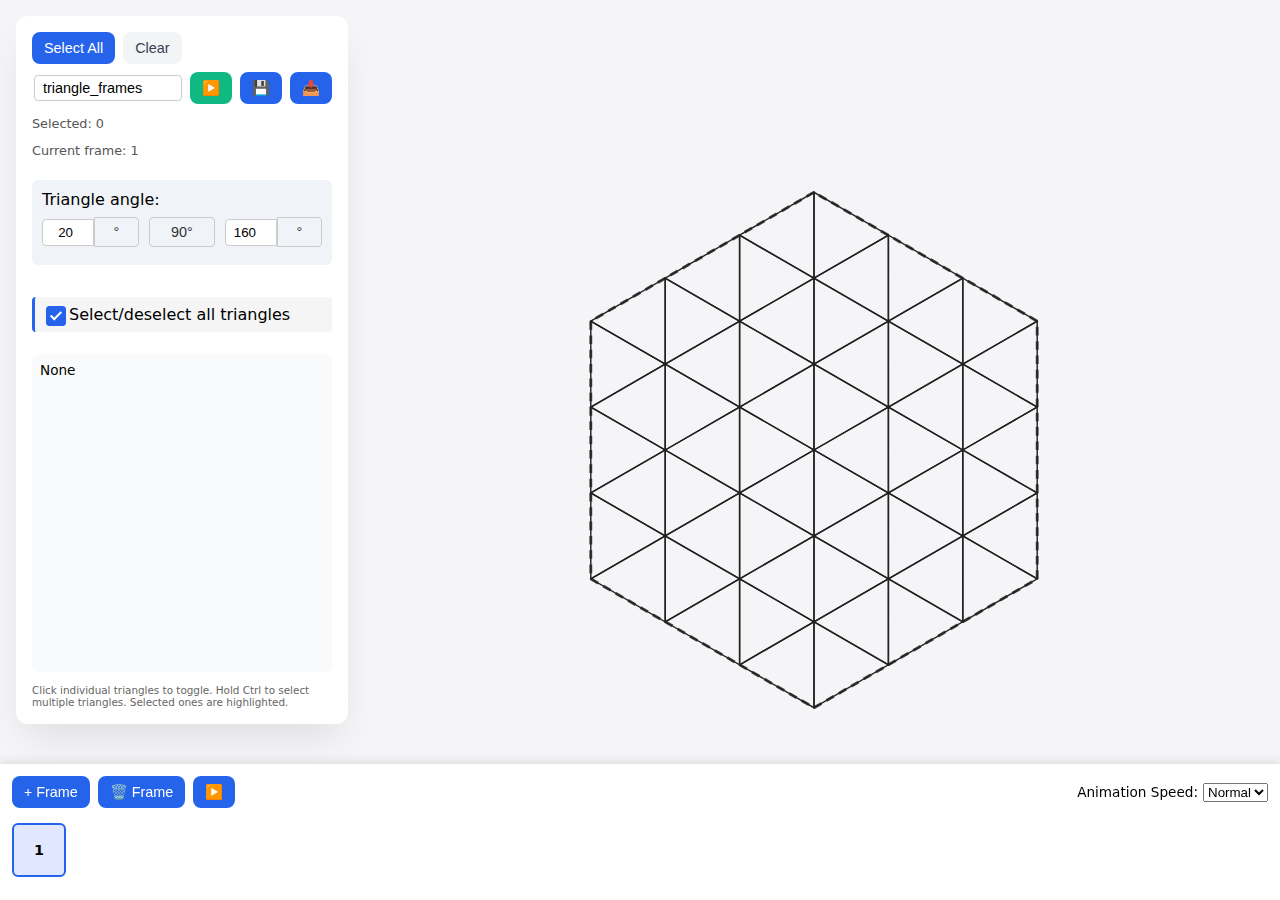
<file: animation-tool/index.html>
<!DOCTYPE html>
<html lang="en">
<head>
  <meta charset="UTF-8">
  <meta name="viewport" content="width=device-width, initial-scale=1.0">
  <title>SUNMIRROR</title>
  <link rel="stylesheet" href="assets/fontawesome/fontawesome-minimal.css">
  <style>
  body {
    font-family: system-ui,-apple-system,BlinkMacSystemFont,sans-serif;
    margin: 0;
    display: flex;
    min-height: 100vh;
    background: #f5f5f7;
    overflow-x: hidden;
  }
  
  @media (max-width: 768px) {
    body {
      flex-direction: column;
    }
  }
  #app {
    flex: 1;
    display: flex;
    padding: 1rem;
    gap: 1rem;
    position: relative;
    flex-direction: column;
  }
  
  @media (min-width: 769px) {
    #app {
      flex-direction: row;
    }
  }
  
  /* Mobile-specific layout */
  @media (max-width: 768px) {
    #app {
      padding: 0.5rem;
      gap: 0.5rem;
      margin-bottom: 150px; /* Space for timeline */
    }
  }
  .panel {
    width: 100%;
    padding: 1rem;
    background: white;
    border-radius: 12px;
    box-shadow: 0 20px 40px -10px rgba(0,0,0,0.1);
    display: flex;
    flex-direction: column;
    gap: 12px;
    order: 1;
    max-height: calc(100vh - 14rem);
    overflow-y: auto;
  }
  
  @media (min-width: 769px) {
    .panel {
      width: 300px;
      max-width: 300px;
      order: 0;
    }
  }
  
  /* Mobile-specific panel layout */
  @media (max-width: 768px) {
    .panel {
      padding: 10px;
      border-radius: 8px;
      gap: 8px;
    }
  }
  h1 {
    font-size: 1.1rem;
    margin: 0 0 8px;
  }
  #svg-container {
    flex: 1;
    position: relative;
    overflow: visible;
    min-height: 300px;
    display: flex;
    justify-content: center;
    align-items: center;
    order: 0;
    transform: scaleX(-1);
  }
  
  @media (min-width: 769px) {
    #svg-container {
      order: 1;
    }
  }
  
  /* Mobile-specific SVG container */
  @media (max-width: 768px) {
    #svg-container {
      min-height: auto;
      height: 60vh;
      overflow: hidden;
      margin-bottom: 0;
    }
  }
  svg {
    max-width: 100%;
    max-height: 70vh;
    height: auto;
    display: block;
    cursor: pointer;
    user-select: none;
  }
  
  /* Mobile-specific SVG sizing */
  @media (max-width: 768px) {
    svg {
      max-height: 100%;
      width: 100%;
      height: 100%;
    }
  }
  polygon.triangle {
    stroke: #222;
    stroke-width: 1;
    fill: transparent;
    transition: fill .2s, stroke .2s, fill-opacity .2s;
  }
  
  .angle-text {
    font-size: 10px;
    fill: #333;
    text-anchor: middle;
    dominant-baseline: middle;
    font-weight: bold;
    pointer-events: none;
  }
  
  /* Triangle fill colors based on angle */
  polygon.triangle.angle-below-90 {
    fill: #555;
    fill-opacity: 0.3;
  }
  
  polygon.triangle.angle-90 {
    fill-opacity: 0.5;
  }
  
  polygon.triangle.angle-above-90 {
    fill: #bd2727;
    fill-opacity: 0.3;
  }
  polygon.triangle:hover, polygon.triangle.hover-highlight {
    stroke-width: 3;
    stroke: #2563eb;
  }
  polygon.triangle.selected {
    /*fill: rgba(250, 200, 25, 0.5);*/
    stroke: #d68300;
    stroke-width: 2px;
  }
  .controls {
    display: flex;
    gap: 8px;
    flex-wrap: wrap;
  }
  
  .save-container {
    display: flex;
    align-items: center;
    gap: 8px;
    margin-left: auto;
  }
  
  #save-filename {
    padding: 4px 8px;
    border: 1px solid #ccc;
    border-radius: 4px;
    font-size: 0.9rem;
    width: 130px;
  }
  
  #play-on-mirrors {
    background-color: #10b981;
  }
  
  #play-on-mirrors:hover {
    background-color: #059669;
  }
  button {
    background: #2563eb;
    color: white;
    border: none;
    padding: 8px 12px;
    border-radius: 8px;
    cursor: pointer;
    font-size: 0.9rem;
    touch-action: manipulation;
  }
  
  @media (max-width: 480px) {
    button {
      padding: 10px 14px;
      font-size: 1rem;
      flex: 1;
      min-width: fit-content;
    }
  }
  button.secondary {
    background: #f3f4f6;
    color: #374151;
  }
  
  button.primary {
    background: #4CAF50;
    color: white;
  }
  .selected-list {
    flex: 1;
    overflow: auto;
    background: #f9fafb;
    padding: 8px;
    border-radius: 6px;
    font-size: 0.85rem;
    line-height: 1.3;
  }
  
  .triangle-item {
    margin-bottom: 1px;
    padding: 0px;
    background: #fff;
    border-radius: 4px;
    box-shadow: 0 1px 3px rgba(0,0,0,0.1);
    cursor: pointer;
    transition: background-color 0.2s, box-shadow 0.2s;
  }
  
  .triangle-item:hover, .triangle-item.hover-highlight {
    background: #f0f9ff;
    box-shadow: 0 2px 6px rgba(37, 99, 235, 0.2);
  }
  
  .triangle-header {
    display: flex;
    align-items: center;
    margin-bottom: 5px;
    font-weight: 500;
  }
  
  .triangle-header span:nth-child(2) {
    flex: 1;
    margin-left: 5px;
  }
  
  .triangle-header span:last-child {
    margin-left: auto;
  }
  
  /* Checkbox styles */
  .checkbox-container {
    display: inline-block;
    position: relative;
    cursor: pointer;
    user-select: none;
    width: 18px;
    height: 18px;
  }
  
  .checkbox-container input {
    position: absolute;
    opacity: 0;
    cursor: pointer;
    height: 0;
    width: 0;
  }
  
  .checkmark {
    position: absolute;
    top: 0;
    left: 0;
    height: 18px;
    width: 18px;
    background-color: #eee;
    border-radius: 3px;
    border: 1px solid #ccc;
  }
  
  .checkbox-container:hover input ~ .checkmark {
    background-color: #ddd;
  }
  
  .checkbox-container input:checked ~ .checkmark {
    background-color: #2563eb;
    border-color: #2563eb;
  }
  
  .checkmark:after {
    content: "";
    position: absolute;
    display: none;
  }
  
  .checkbox-container input:checked ~ .checkmark:after {
    display: block;
  }
  
  .checkbox-container .checkmark:after {
    left: 6px;
    top: 2px;
    width: 4px;
    height: 9px;
    border: solid white;
    border-width: 0 2px 2px 0;
    transform: rotate(45deg);
  }
  
  .triangle-angle-control {
    padding: 0 2px;
  }
  
  .group-checkbox-container {
    display: flex;
    align-items: center;
    margin: 10px 0;
    padding: 8px;
    background-color: #f5f5f5;
    border-radius: 4px;
    border-left: 3px solid #2563eb;
  }
  
  .group-checkbox-container span {
    margin-left: 8px;
    font-weight: 500;
  }
  
  .individual-angle-slider {
    width: 100%;
    margin: 5px 0;
  }
  
  .angle-controls {
    margin: 10px 0;
    padding: 10px;
    background: #f0f4f8;
    border-radius: 6px;
  }
  
  .angle-buttons-group {
    display: flex;
    align-items: center;
    gap: 10px;
    margin: 8px 0;
    justify-content: space-between;
  }
  
  .angle-input-group {
    display: flex;
    align-items: center;
  }
  
  .angle-input {
    width: 40px;
    text-align: right;
    border: 1px solid #ccc;
    border-radius: 4px 0 0 4px;
    padding: 5px;
    margin: 0;
  }
  
  .angle-input-group .angle-btn {
    width: 45px;
    border-radius: 0 4px 4px 0;
    margin: 0;
  }
  
  .angle-btn {
    flex: 1;
    padding: 6px 0;
    background-color: #f0f4f8;
    color: #333;
    border: 1px solid #ccc;
    border-radius: 4px;
    cursor: pointer;
    transition: background-color 0.2s, transform 0.1s;
  }
  
  .angle-btn:hover {
    background-color: #e0e7ef;
  }
  
  .angle-btn:active {
    transform: scale(0.98);
  }
  
  .angle-btn.active {
    background-color: #2563eb;
    color: white;
    border-color: #1e40af;
  }
  
  /* Hide selected list on mobile */
  @media (max-width: 768px) {
    .selected-list {
      display: none;
    }
  }
  .triangle-info {
    font-size: 0.8rem;
    color: #555;
  }
  
  /* Mobile triangle info layout */
  @media (max-width: 768px) {
    .triangle-info {
      display: inline-block;
      margin-right: 12px;
    }
  }
  .badge {
    display: inline-block;
    background: #2563eb;
    color: white;
    padding: 2px 6px;
    border-radius: 999px;
    font-size: 0.65rem;
    vertical-align: middle;
    margin-left: 4px;
  }
  .footer {
    margin-top: auto;
    font-size: 0.65rem;
    color: #666;
  }
  #timeline-container {
    position: fixed;
    bottom: 0;
    left: 0;
    right: 0;
    background: white;
    box-shadow: 0 -2px 10px rgba(0,0,0,0.1);
    padding: 12px;
    display: flex;
    flex-direction: column;
    gap: 10px;
    z-index: 100;
  }
  
  @media (max-width: 768px) {
    #timeline-container {
      padding: 8px;
      gap: 6px;
    }
  }
  .timeline-controls {
    display: flex;
    gap: 8px;
    align-items: center;
    flex-wrap: wrap;
  }
  .timeline-info {
    margin-left: auto;
    font-size: 0.85rem;
    display: flex;
    align-items: center;
    gap: 5px;
    flex-wrap: wrap;
  }
  
  @media (max-width: 480px) {
    .timeline-info {
      width: 100%;
      margin-left: 0;
      margin-top: 8px;
    }
  }
  #frames-container {
    display: flex;
    gap: 8px;
    overflow-x: auto;
    padding: 5px 0;
    min-height: 60px;
    scrollbar-width: thin;
    scrollbar-color: #c1c1c1 #f1f1f1;
    -webkit-overflow-scrolling: touch;
    position: relative;
  }
  
  #frames-container::-webkit-scrollbar {
    height: 8px;
  }
  
  #frames-container::-webkit-scrollbar-track {
    background: #f1f1f1;
    border-radius: 10px;
  }
  
  #frames-container::-webkit-scrollbar-thumb {
    background: #c1c1c1;
    border-radius: 10px;
  }
  
  #frames-container::-webkit-scrollbar-thumb:hover {
    background: #a1a1a1;
  }
  .frame {
    min-width: 50px;
    height: 50px;
    border: 2px solid #ccc;
    border-radius: 6px;
    display: flex;
    justify-content: center;
    align-items: center;
    cursor: pointer;
    background: #f0f0f0;
    position: relative;
    flex-shrink: 0;
    touch-action: manipulation;
    -webkit-tap-highlight-color: transparent;
  }
  .frame.active {
    border-color: #2563eb;
    background: #e0e7ff;
  }
  .frame-number {
    font-weight: bold;
    font-size: 0.9rem;
  }
  .hidden {
    display: none;
  }
</style>
</head>
<body>
  <div id="app">
    <div class="panel">
      <div class="controls">
        <button id="select-all">Select All</button>
        <button id="clear" class="secondary">Clear</button>
        <div class="save-container">
          <input type="text" id="save-filename" placeholder="filename" value="triangle_frames">
          <button id="play-on-mirrors" title="Play on mirrors"><i class="fas fa-play-circle"></i></button>
          <button id="save" title="Save animation"><i class="fas fa-save"></i></button>
          <button id="import" title="Import animation"><i class="fas fa-file-import"></i></button>
          <input type="file" id="import-file" accept=".json" style="display: none;">
        </div>
      </div>
      <div class="triangle-info">Selected: <span id="selected-count">0</span></div>
      <div class="triangle-info">Current frame: <span id="current-frame">1</span></div>
      
      <!-- Angle controls -->
      <div class="angle-controls">
        <label>Triangle angle:</label>
        <div class="angle-buttons-group">
          <div class="angle-input-group">
            <input type="number" id="custom-angle-1" min="10" max="170" value="20" class="angle-input">
            <button id="angle-20" class="angle-btn">°</button>
          </div>
          <button id="angle-90" class="angle-btn">90°</button>
          <div class="angle-input-group">
            <input type="number" id="custom-angle-2" min="10" max="170" value="160" class="angle-input">
            <button id="angle-160" class="angle-btn">°</button>
          </div>
        </div>
        <button id="reset-angles" hidden class="secondary">Reset to 90°</button>
      </div>
      
      <!-- Group checkbox for selecting/deselecting all triangles -->
      <div class="group-checkbox-container">
        <label class="checkbox-container">
          <input type="checkbox" id="group-checkbox" checked>
          <span class="checkmark" style="left: -5px;"></span>
        </label>
        <span>Select/deselect all triangles</span>
      </div>
      
      <div class="selected-list" id="selected-list">None</div>
      <div class="footer">
        Click individual triangles to toggle. Hold Ctrl to select multiple triangles. Selected ones are highlighted.
      </div>
    </div>
    <div id="svg-container">
      <svg id="hex-svg" viewBox="-220 -220 440 440" aria-label="Rotated hexagon subdivided into selectable equilateral triangles" role="img">
        <!-- Group with rotation -->
        <g id="rotated-group" transform="rotate(210)">
          <!-- Triangles and hexagon boundary injected here -->
        </g>
      </svg>
    </div>
    <div id="timeline-container">
      <div class="timeline-controls">
        <button id="add-frame" title="Add frame"><i class="fas fa-plus"></i> Frame</button>
        <button id="delete-frame" title="Delete frame"><i class="fas fa-trash"></i> Frame</button>
        <button id="play-animation" title="Play animation"><i class="fas fa-play"></i></button>
        <button id="stop-animation" class="hidden" title="Stop animation"><i class="fas fa-stop"></i></button>
        <span class="timeline-info">
          <label for="animation-speed">Animation Speed:</label> 
          <select id="animation-speed">
            <option value="2000">Slow</option>
            <option value="1000" selected>Normal</option>
            <option value="500">Fast</option>
          </select>
        </span>
      </div>
      <div id="frames-container">
        <!-- Frames will be added here -->
        <div class="frame active" data-frame="0">
          <div class="frame-number">1</div>
        </div>
      </div>
    </div>
  </div>

<script>
(function(){
  // Parameters
  const smallSide = 1; // unit triangle side
  const hexSide = 3; // hexagon side in same units
  const scale = 60; // scale to pixels
  const h = Math.sqrt(3)/2 * smallSide; // height in units
  const hexRadius = hexSide; // for regular hexagon, side == radius
  // Build hexagon vertices (unit)
  const hexVertices = [];
  for (let k=0;k<6;k++){
    const ang = k * Math.PI / 3;
    hexVertices.push([hexRadius * Math.cos(ang), hexRadius * Math.sin(ang)]);
  }

  // Point in polygon (ray-casting)
  function pointInPoly(x, y, poly){
    let inside = false;
    for (let i=0, j=poly.length-1; i<poly.length; j=i++){
      const xi = poly[i][0], yi = poly[i][1];
      const xj = poly[j][0], yj = poly[j][1];
      const intersect = ((yi > y) !== (yj > y)) &&
        (x < (xj - xi)*(y - yi)/(yj - yi) + xi);
      if (intersect) inside = !inside;
    }
    return inside;
  }

  // Generate raw triangles with centroids
  let raw = [];
  const jMin = -Math.ceil((hexRadius+h)/h), jMax = Math.ceil((hexRadius+h)/h);
  for(let j=jMin;j<=jMax;j++){
    const y = j*h, xOffset = 0.5*(j%2);
    const iMin = -Math.ceil(hexRadius+2), iMax = Math.ceil(hexRadius+2);
    for(let i=iMin;i<=iMax;i++){
      const x = i + xOffset;
      // upward
      const A=[x,y], B=[x+smallSide,y], C=[x+0.5*smallSide,y+h];
      const cu=[(A[0]+B[0]+C[0])/3, (A[1]+B[1]+C[1])/3];
      if(pointInPoly(cu[0],cu[1],hexVertices)) raw.push({pts:[A,B,C],cent:cu});
      // downward
      const D=[x,y], E=[x+smallSide,y], F=[x+0.5*smallSide,y-h];
      const cd=[(D[0]+E[0]+F[0])/3, (D[1]+E[1]+F[1])/3];
      if(pointInPoly(cd[0],cd[1],hexVertices)) raw.push({pts:[D,E,F],cent:cd});
    }
  }
  
  // Sort into rings by distance then angle, with offset for rings 2 & 3
  raw.sort((a,b)=> Math.hypot(a.cent[0],a.cent[1]) - Math.hypot(b.cent[0],b.cent[1]));
  const ringSizes=[6,18,30]; // Known sizes of each ring
  let idx=0;
  const triangles=[]; // Final ordered triangles
  
  ringSizes.forEach((size,ri)=>{
    const group = raw.slice(idx, idx+size);
    // compute custom angle (start at top-right)
    group.forEach(t=>{
      const [x,y]=t.cent;
      const angStd = Math.atan2(y,x)*180/Math.PI;
      const angCustom = (90 - angStd + 360)%360;
      t.orderAng = (angCustom - 45 + 360)%360;
    });
    group.sort((a,b)=>a.orderAng - b.orderAng);
    // for rings 2 & 3, start one step behind (rotate by one)
    if(ri>0) group.unshift(group.pop());
    
    // Add triangle points to final array
    group.forEach(t => triangles.push(t.pts));
    idx += size;
  });

  // UI elements
  const svg = document.getElementById("hex-svg");
  const group = document.getElementById("rotated-group");
  const totalCountEl = document.getElementById("total-count");
  const selectedCountEl = document.getElementById("selected-count");
  const currentFrameEl = document.getElementById("current-frame");
  const selectedListEl = document.getElementById("selected-list");
  const addFrameBtn = document.getElementById("add-frame");
  const deleteFrameBtn = document.getElementById("delete-frame");
  const framesContainer = document.getElementById("frames-container");
  const playBtn = document.getElementById("play-animation");
  const stopBtn = document.getElementById("stop-animation");
  const selectAllBtn = document.getElementById("select-all");
  const clearBtn = document.getElementById("clear");
  const saveBtn = document.getElementById("save");
  const animationSpeedSelect = document.getElementById("animation-speed");
  
  // Angle control elements
  const angleValue = document.getElementById("angle-value");
  const resetAnglesBtn = document.getElementById("reset-angles");
  
  // Animation state
  let currentFrameIndex = 0;
  let isPlaying = false;
  let animationInterval = null;
  
  // Initialize the first frame
  const frames = [
    { id: 0, selected: new Set(), angles: {} } // First frame with angles map
  ];
  
  // Function to prepare frames data for JSON export
  function prepareFramesForExport() {
    return frames.map((frame, index) => {
      // Create a complete angles object with default values for all triangles
      const completeAngles = {};
      
      // Fill in all triangles with default or set angles
      for (let i = 1; i <= triangles.length; i++) {
        completeAngles[i] = frame.angles[i] || 90;
      }
      
      return {
        id: index + 1,
        angles: completeAngles
      };
    });
  }
  
  // Function to update the selected count display
  function updateSelectedCount() {
    const currentFrame = frames[currentFrameIndex];
    selectedCountEl.textContent = currentFrame.selected.size;
  }
  
  // Function to update the frame display based on the current frame
  function updateFrameDisplay() {
    // Update current frame indicator
    document.getElementById('current-frame').textContent = currentFrameIndex + 1;
    
    // Update frame selection in the UI
    document.querySelectorAll('.frame').forEach((frame, index) => {
      if (index === currentFrameIndex) {
        frame.classList.add('active');
      } else {
        frame.classList.remove('active');
      }
    });
    
    // Update triangle selection based on the current frame
    const currentFrame = frames[currentFrameIndex];
    document.querySelectorAll('polygon.triangle').forEach(triangle => {
      const index = triangle.getAttribute('data-index');
      if (currentFrame.selected.has(index)) {
        triangle.classList.add('selected');
      } else {
        triangle.classList.remove('selected');
      }
    });
    
    // Update the selected count
    updateSelectedCount();
  }
  
  // Default angle values
  const DEFAULT_ANGLE = 90;
  const DEFAULT_ANGLE_1 = 20;
  const DEFAULT_ANGLE_2 = 160;
  const MIN_ANGLE = 10;
  const MAX_ANGLE = 170;
  
  // Track Ctrl key state
  let isCtrlPressed = false;
  
  // Initialize triangles
  // Add hexagon boundary for reference (optional)
  const hexPath = document.createElementNS("http://www.w3.org/2000/svg","polygon");
  hexPath.setAttribute("points", hexVertices.map(p => (p[0]*scale) + "," + (p[1]*scale)).join(" "));
  hexPath.setAttribute("fill","none");
  hexPath.setAttribute("stroke","#444");
  hexPath.setAttribute("stroke-width","2");
  hexPath.setAttribute("stroke-dasharray","6,4");
  group.appendChild(hexPath);

  // Create a function to render a triangle with an angle
  function renderTriangle(trianglePoints, index, angle = DEFAULT_ANGLE) {
    const poly = document.createElementNS("http://www.w3.org/2000/svg","polygon");
    
    // Scale the triangle points
    const scaled = trianglePoints.map(p => [(p[0]*scale).toFixed(3), (p[1]*scale).toFixed(3)]);
    poly.setAttribute("points", scaled.map(p=>p.join(",")).join(" "));
    
    // Set attributes
    poly.classList.add("triangle");
    poly.setAttribute("data-index", index); // 1-based
    poly.setAttribute("data-angle", angle); // Store angle as attribute
    poly.setAttribute("aria-label", "Triangle " + index);
    poly.setAttribute("role","button");
    
    // Calculate centroid (needed for potential future use)
    const centroid = [
      (parseFloat(scaled[0][0]) + parseFloat(scaled[1][0]) + parseFloat(scaled[2][0])) / 3,
      (parseFloat(scaled[0][1]) + parseFloat(scaled[1][1]) + parseFloat(scaled[2][1])) / 3
    ];
    
    // click handler for triangle
    poly.addEventListener("click", (e)=>{
      if (isPlaying) return; // Don't allow changes while playing
      
      const index = poly.getAttribute("data-index");
      const currentFrame = frames[currentFrameIndex];
      
      if (currentFrame.selected.has(index)){
        currentFrame.selected.delete(index);
        poly.classList.remove("selected");
        
        // Reset angle to 90 degrees when removed from selection
        currentFrame.angles[index] = DEFAULT_ANGLE;
        updateAngleIndicator(index, DEFAULT_ANGLE);
      } else {
        currentFrame.selected.add(index);
        poly.classList.add("selected");
      }
      
      // Update angle input to show the angle of the last selected triangle
      const angle = currentFrame.angles[index] || DEFAULT_ANGLE;
      
      updateUI();
    });
    
    // Add hover events for triangle
    poly.addEventListener("mouseenter", (e) => {
      const index = poly.getAttribute("data-index");
      const sidebarItem = document.querySelector(`.triangle-item .triangle-angle-btn[data-triangle-id="${index}"]`)?.closest('.triangle-item');
      if (sidebarItem) {
        sidebarItem.classList.add("hover-highlight");
      }
      
      // Auto-select triangle when hovering with Ctrl key pressed
      if (isCtrlPressed && !isPlaying) {
        const currentFrame = frames[currentFrameIndex];
        
        if (!currentFrame.selected.has(index)) {
          currentFrame.selected.add(index);
          poly.classList.add("selected");

          
        }

        // Make sure the checkbox is checked when selected via Ctrl+hover
        checkboxStates[index] = true;
        updateUI();
      }
    });
    
    poly.addEventListener("mouseleave", (e) => {
      const index = poly.getAttribute("data-index");
      const sidebarItem = document.querySelector(`.triangle-item .triangle-angle-btn[data-triangle-id="${index}"]`)?.closest('.triangle-item');
      if (sidebarItem) {
        sidebarItem.classList.remove("hover-highlight");
      }
    });
    
    group.appendChild(poly);
    
    return { polygon: poly };
  }
  
  // Initialize triangles with default angles
  const triangleElements = [];
  triangles.forEach((tri, idx)=>{
    const index = idx + 1; // 1-based index
    const elements = renderTriangle(tri, index);
    triangleElements.push(elements);
  });
  
  // We'll add hover functionality directly after UI updates instead of using event delegation

  // Store checkbox states to preserve them during UI updates
  const checkboxStates = {};
  
  // Update UI to reflect current frame and selection
  function updateUI(){
    currentFrameEl.textContent = currentFrameIndex + 1;
    
    const currentFrame = frames[currentFrameIndex];
    selectedCountEl.textContent = currentFrame.selected.size;
    
    // Save current checkbox states before updating UI
    document.querySelectorAll('.triangle-checkbox').forEach(checkbox => {
      const id = checkbox.getAttribute('data-triangle-id');
     // checkboxStates[id] = checkbox.checked;
    });
    
    const arr = Array.from(currentFrame.selected).sort((a,b)=>+a - +b);
    if (arr.length === 0){
      selectedListEl.textContent = "None";
    } else {
      // Show triangle IDs and their angles with individual controls
      selectedListEl.innerHTML = arr.map(i => {
        const angle = currentFrame.angles[i] || DEFAULT_ANGLE;
        // Use stored checkbox state or default to checked if not found
        // When a triangle is in the selected list, it should be checked by default
        const isChecked = checkboxStates[i] !== undefined ? checkboxStates[i] : true;
        return `
          <div class="triangle-item" data-triangle-id="${i}">
            <div class="triangle-header">
              <label class="checkbox-container">
                <input type="checkbox" class="triangle-checkbox" data-triangle-id="${i}" ${isChecked ? 'checked' : ''}>
                <span class="checkmark"></span>
              </label>
              <span>Triangle <strong>#${i}</strong></span>
              <span class="angle-value">${angle}°</span>
            </div>
            <div class="triangle-angle-control">
              <div class="angle-buttons-group">
                <button class="angle-btn triangle-angle-btn ${angle === DEFAULT_ANGLE_1 ? 'active' : ''}" data-angle="${DEFAULT_ANGLE_1}" data-triangle-id="${i}">${DEFAULT_ANGLE_1}°</button>
                <button class="angle-btn triangle-angle-btn ${angle === 90 ? 'active' : ''}" data-angle="90" data-triangle-id="${i}">90°</button>
                <button class="angle-btn triangle-angle-btn ${angle === DEFAULT_ANGLE_2 ? 'active' : ''}" data-angle="${DEFAULT_ANGLE_2}" data-triangle-id="${i}">${DEFAULT_ANGLE_2}°</button>
              </div>
            </div>
          </div>
        `;
      }).join("");
      
      // Add event listeners to individual angle buttons
      document.querySelectorAll('.triangle-angle-btn').forEach(btn => {
        btn.addEventListener('click', function() {
          const triangleId = this.getAttribute('data-triangle-id');
          const newAngle = parseInt(this.getAttribute('data-angle'));
          
          // Update angle in data structure
          currentFrame.angles[triangleId] = newAngle;
          
          // Update angle indicator
          updateAngleIndicator(triangleId, newAngle);
          
          // Update the displayed angle value
          const angleDisplay = this.closest('.triangle-item').querySelector('.angle-value');
          angleDisplay.textContent = `${newAngle}°`;
          
          // Update active button state
          this.closest('.angle-buttons-group').querySelectorAll('.triangle-angle-btn').forEach(b => {
            b.classList.remove('active');
          });
          this.classList.add('active');
          
          // Uncheck the checkbox when angle is changed individually
          const checkbox = this.closest('.triangle-item').querySelector('.triangle-checkbox');
          if (checkbox) {
            checkbox.checked = false;
          }
        });
      });
      
      // Add event listeners to checkboxes
      document.querySelectorAll('.triangle-checkbox').forEach(checkbox => {
        checkbox.addEventListener('change', function() {
          // No additional action needed here, the checked state is used by global controls
        });
      });
      
      // Set up a MutationObserver to handle triangle item hover events
      if (!window.triangleHoverObserver) {
        window.triangleHoverObserver = new MutationObserver(function(mutations) {
          document.querySelectorAll('.triangle-item').forEach(item => {
            if (!item.hasHoverListeners) {
              const triangleId = item.getAttribute('data-triangle-id');
              
              item.addEventListener('mouseenter', function() {
                const svgTriangle = document.querySelector(`polygon.triangle[data-index="${triangleId}"]`);
                if (svgTriangle) {
                  svgTriangle.classList.add('hover-highlight');
                }
              });
              
              item.addEventListener('mouseleave', function() {
                const svgTriangle = document.querySelector(`polygon.triangle[data-index="${triangleId}"]`);
                if (svgTriangle) {
                  svgTriangle.classList.remove('hover-highlight');
                }
              });
              
              item.hasHoverListeners = true;
            }
          });
        });
        
        window.triangleHoverObserver.observe(selectedListEl, {
          childList: true,
          subtree: true
        });
      }
      
      // Immediately set up hover listeners for current items
      document.querySelectorAll('.triangle-item').forEach(item => {
        if (!item.hasHoverListeners) {
          const triangleId = item.getAttribute('data-triangle-id');
          
          item.addEventListener('mouseenter', function() {
            const svgTriangle = document.querySelector(`polygon.triangle[data-index="${triangleId}"]`);
            if (svgTriangle) {
              svgTriangle.classList.add('hover-highlight');
            }
          });
          
          item.addEventListener('mouseleave', function() {
            const svgTriangle = document.querySelector(`polygon.triangle[data-index="${triangleId}"]`);
            if (svgTriangle) {
              svgTriangle.classList.remove('hover-highlight');
            }
          });
          
          item.hasHoverListeners = true;
        }
      });
    }
  }
  
  // Function to update angle indicator for a triangle
  function updateAngleIndicator(triangleId, angle) {
    const poly = document.querySelector(`polygon.triangle[data-index="${triangleId}"]`);
    if (!poly) return;
    
    // Update data-angle attribute
    poly.setAttribute("data-angle", angle);
    
    // Update triangle fill color based on angle
    poly.classList.remove("angle-below-90", "angle-90", "angle-above-90");
    if (angle < 90) {
      poly.classList.add("angle-below-90");
    } else if (angle === 90) {
      poly.classList.add("angle-90");
    } else {
      poly.classList.add("angle-above-90");
    }
  }

  // Update triangle selection and angles based on current frame
  function updateTriangleSelection(){
    // Clear all selections first
    document.querySelectorAll('polygon.triangle').forEach(p=>{
      p.classList.remove("selected");
    });
    
    // Apply current frame's selections and angles
    const currentFrame = frames[currentFrameIndex];
    
    // First update all triangles to default angle if not specified in current frame
    document.querySelectorAll('polygon.triangle').forEach(p => {
      const index = p.getAttribute("data-index");
      const angle = currentFrame.angles[index] || DEFAULT_ANGLE;
      updateAngleIndicator(index, angle);
    });
    
    // Then apply selections
    currentFrame.selected.forEach(index => {
      const poly = document.querySelector(`polygon.triangle[data-index="${index}"]`);
      if (poly) poly.classList.add("selected");
    });
  }

  // Frame switching
  function switchToFrame(frameIndex) {
    if (frameIndex < 0 || frameIndex >= frames.length) return;
    
    currentFrameIndex = frameIndex;
    
    // Update active frame in UI
    document.querySelectorAll(".frame").forEach(frameEl => {
      frameEl.classList.remove("active");
    });
    document.querySelector(`.frame[data-frame="${frameIndex}"]`).classList.add("active");
    
    // Update triangle selections
    updateTriangleSelection();
    
    // Update other UI elements
    updateUI();
  }

  // Function to add a frame element to the UI
  function addFrameElement(frameIndex) {
    // Create frame UI element
    const frameEl = document.createElement("div");
    frameEl.classList.add("frame");
    frameEl.setAttribute("data-frame", frameIndex);
    frameEl.innerHTML = `<div class="frame-number">${frameIndex + 1}</div>`;
    frameEl.addEventListener("click", () => {
      if (!isPlaying) {
        switchToFrame(frameIndex);
      }
    });
    
    framesContainer.appendChild(frameEl);
  }
  
  // Add a new frame after the currently selected frame
  function addFrame() {
    const insertPosition = currentFrameIndex + 1; // Insert after current frame
    const previousSelections = new Set(frames[currentFrameIndex].selected);
    const previousAngles = frames[currentFrameIndex].angles;
    
    // Create new frame with copy of current selection and angles
    const newFrame = {
      id: insertPosition,
      selected: previousSelections,
      angles: {}
    };
    
    // Copy angles from the current frame for selected triangles
    previousSelections.forEach(triangleId => {
      if (previousAngles[triangleId]) {
        newFrame.angles[triangleId] = previousAngles[triangleId];
      }
    });
    
    // Insert the new frame after the current frame
    frames.splice(insertPosition, 0, newFrame);
    
    // Update IDs for all frames after the insertion point
    for (let i = insertPosition + 1; i < frames.length; i++) {
      frames[i].id = i;
    }
    
    // Clear and rebuild all frame elements to ensure correct IDs and event handlers
    framesContainer.innerHTML = '';
    frames.forEach((frame, index) => {
      addFrameElement(index);
    });
    
    // Switch to the newly added frame
    switchToFrame(insertPosition);
  }

  // Play animation
  function playAnimation() {
    if (isPlaying) return;
    if (frames.length <= 1) return; // Need at least 2 frames to animate
    
    isPlaying = true;
    document.getElementById("play-animation").classList.add("hidden");
    document.getElementById("stop-animation").classList.remove("hidden");
    
    let animationFrameIndex = 0;
    const speed = parseInt(animationSpeedSelect.value, 10);
    
    // Start animation loop
    animationInterval = setInterval(() => {
      switchToFrame(animationFrameIndex);
      animationFrameIndex = (animationFrameIndex + 1) % frames.length;
    }, speed);
  }

  // Stop animation
  function stopAnimation() {
    if (!isPlaying) return;
    
    clearInterval(animationInterval);
    isPlaying = false;
    document.getElementById("play-animation").classList.remove("hidden");
    document.getElementById("stop-animation").classList.add("hidden");
  }

  // Button event listeners
  saveBtn.addEventListener("click", () => {
    // Prepare the frames data for export
    const exportData = prepareFramesForExport();
    
    // Convert to JSON string with pretty formatting
    const jsonString = JSON.stringify(exportData, null, 2);
    
    // Create a blob with the JSON data
    const blob = new Blob([jsonString], { type: 'application/json' });
    
    // Get the filename from the input field
    const filenameInput = document.getElementById('save-filename');
    const filename = filenameInput.value.trim() || 'triangle_frames';
    
    // Create a download link
    const downloadLink = document.createElement('a');
    downloadLink.href = URL.createObjectURL(blob);
    downloadLink.download = `${filename}.json`;
    
    // Append to the body, click, and remove
    document.body.appendChild(downloadLink);
    downloadLink.click();
    document.body.removeChild(downloadLink);
  });
  
  // Play on Mirrors button
  const playOnMirrorsBtn = document.getElementById('play-on-mirrors');
  playOnMirrorsBtn.addEventListener("click", async () => {
    // Disable the button during processing
    playOnMirrorsBtn.disabled = true;
    playOnMirrorsBtn.textContent = 'Playing...';
    
    try {
      // Prepare the frames data for export
      const exportData = prepareFramesForExport();
      
      // Send the data to the server
      const response = await fetch('http://localhost:8002/play_animation', {
        method: 'POST',
        headers: {
          'Content-Type': 'application/json',
        },
        body: JSON.stringify(exportData)
      });
      
      const result = await response.json();
      
      if (! response.ok) {
        alert(`Error playing animation: ${result.message}`);
        console.error('Server error:', result);
      }
    } catch (error) {
      alert(`Error: ${error.message}. Make sure the animation server is running.`);
      console.error('Error sending animation to server:', error);
    } finally {
      // Re-enable the button
      playOnMirrorsBtn.disabled = false;
      playOnMirrorsBtn.textContent = 'Play';
    }
  });
  
  // Import button and file input handling
  const importBtn = document.getElementById('import');
  const importFileInput = document.getElementById('import-file');
  
  importBtn.addEventListener("click", () => {
    importFileInput.click(); // Trigger the file input dialog
  });
  
  importFileInput.addEventListener("change", async (event) => {
    const file = event.target.files[0];
    if (!file) return;
    
    // Extract the filename without extension to use for the save filename
    const fileName = file.name.replace(/\.json$/, '');
    
    try {
      // Read the selected file
      const text = await file.text();
      const importedData = JSON.parse(text);
      
      // Validate the imported data
      if (!Array.isArray(importedData)) {
        throw new Error("Invalid format: Expected an array of frames");
      }
      
      // Clear existing frames
      frames.length = 0; // Empty the array without reassigning
      framesContainer.innerHTML = '';
      
      // Process each imported frame
      importedData.forEach(frameData => {
        // Create a new frame with the imported data
        const newFrame = {
          selected: new Set(),
          angles: {}
        };
        
        // If the imported frame has angles data, use it
        if (frameData.angles) {
          newFrame.angles = frameData.angles;
        }
        
        // Select triangles where angle is not 90 degrees (DEFAULT_ANGLE)
        if (frameData.angles) {
          Object.entries(frameData.angles).forEach(([index, angle]) => {
            if (angle !== DEFAULT_ANGLE) {
              newFrame.selected.add(index);
            }
          });
        }
        
        frames.push(newFrame);
        addFrameElement(frames.length - 1);
      });
      
      // Reset to the first frame
      currentFrameIndex = 0;
      updateFrameDisplay();
      
      // Update the selected count display
      const currentFrame = frames[currentFrameIndex];
      selectedCountEl.textContent = currentFrame.selected.size;
      
      // Update the filename input to match the imported file's name
      document.getElementById('save-filename').value = fileName;
      
      alert(`Successfully imported ${frames.length} frames from ${file.name}`);
    } catch (error) {
      alert(`Error importing file: ${error.message}`);
      console.error('Import error:', error);
    }
    
    // Reset the file input
    importFileInput.value = '';
  });
  
  selectAllBtn.addEventListener("click", ()=>{
    if (isPlaying) return; // Don't allow changes while playing
    
    const currentFrame = frames[currentFrameIndex];
    document.querySelectorAll("polygon.triangle").forEach(p=>{
      const index = p.getAttribute("data-index");
      currentFrame.selected.add(index);
      p.classList.add("selected");
    });
    updateUI();
  });
  
  clearBtn.addEventListener("click", ()=>{
    if (isPlaying) return; // Don't allow changes while playing
    
    const currentFrame = frames[currentFrameIndex];
    
    // Clear selection
    currentFrame.selected.clear();
    document.querySelectorAll("polygon.triangle.selected").forEach(p=>{
      p.classList.remove("selected");
    });
    
    // Reset all triangle angles to 90 degrees
    const DEFAULT_ANGLE = 90;
    for (let i = 1; i <= triangles.length; i++) {
      currentFrame.angles[i] = DEFAULT_ANGLE;
      updateAngleIndicator(i, DEFAULT_ANGLE);
    }
    
    updateUI();
  });
  
  // Set up angle buttons
  const angle20Btn = document.getElementById("angle-20");
  const angle90Btn = document.getElementById("angle-90");
  const angle160Btn = document.getElementById("angle-160");
  
  // Helper function to update active state of angle buttons
  function updateAngleButtonsState(activeAngle) {
    const customAngle1 = parseInt(document.getElementById('custom-angle-1').value, 10);
    const customAngle2 = parseInt(document.getElementById('custom-angle-2').value, 10);
    
    angle20Btn.classList.toggle('active', activeAngle === customAngle1);
    angle90Btn.classList.toggle('active', activeAngle === 90);
    angle160Btn.classList.toggle('active', activeAngle === customAngle2);
  }
  
  // Set angle for selected triangles to custom angle 1
  angle20Btn.addEventListener("click", () => {
    if (isPlaying) return; // Don't allow changes while playing
    
    const currentFrame = frames[currentFrameIndex];
    const customAngleInput = document.getElementById('custom-angle-1');
    let angle = parseInt(customAngleInput.value, 10);
    
    // Validate angle is within allowed range
    if (isNaN(angle) || angle < MIN_ANGLE) {
      angle = MIN_ANGLE;
      customAngleInput.value = MIN_ANGLE;
    } else if (angle > MAX_ANGLE) {
      angle = MAX_ANGLE;
      customAngleInput.value = MAX_ANGLE;
    }
    
    // Apply angle only to selected triangles with checked checkboxes
    const checkedTriangles = getCheckedTriangles();
    currentFrame.selected.forEach(index => {
      if (checkedTriangles.has(index)) {
        currentFrame.angles[index] = angle;
        updateAngleIndicator(index, angle);
      }
    });
    
    updateAngleButtonsState(angle);
    updateUI();
  });
  
  // Helper function to get triangles with checked checkboxes
  function getCheckedTriangles() {
    const checkedTriangles = new Set();
    document.querySelectorAll('.triangle-checkbox:checked').forEach(checkbox => {
      checkedTriangles.add(checkbox.getAttribute('data-triangle-id'));
    });
    return checkedTriangles;
  }
  
  // Group checkbox functionality
  const groupCheckbox = document.getElementById('group-checkbox');
  groupCheckbox.addEventListener('change', function() {
    const isChecked = this.checked;
    
    // Update all individual triangle checkboxes
    document.querySelectorAll('.triangle-checkbox').forEach(checkbox => {
      checkbox.checked = isChecked;
      
      // Update the checkbox state in our storage
      const triangleId = checkbox.getAttribute('data-triangle-id');
      if (triangleId) {
        checkboxStates[triangleId] = isChecked;
      }
    });
  });
  
  // Set angle for selected triangles to 90°
  angle90Btn.addEventListener("click", () => {
    if (isPlaying) return; // Don't allow changes while playing
    
    const currentFrame = frames[currentFrameIndex];
    const angle = 90;
    
    // Apply angle only to selected triangles with checked checkboxes
    const checkedTriangles = getCheckedTriangles();
    currentFrame.selected.forEach(index => {
      if (checkedTriangles.has(index)) {
        currentFrame.angles[index] = angle;
        updateAngleIndicator(index, angle);
      }
    });
    
    updateAngleButtonsState(angle);
    updateUI();
  });
  
  // Set angle for selected triangles to custom angle 2
  angle160Btn.addEventListener("click", () => {
    if (isPlaying) return; // Don't allow changes while playing
    
    const currentFrame = frames[currentFrameIndex];
    const customAngleInput = document.getElementById('custom-angle-2');
    let angle = parseInt(customAngleInput.value, 10);
    
    // Validate angle is within allowed range
    if (isNaN(angle) || angle < MIN_ANGLE) {
      angle = MIN_ANGLE;
      customAngleInput.value = MIN_ANGLE;
    } else if (angle > MAX_ANGLE) {
      angle = MAX_ANGLE;
      customAngleInput.value = MAX_ANGLE;
    }
    
    // Apply angle only to selected triangles with checked checkboxes
    const checkedTriangles = getCheckedTriangles();
    currentFrame.selected.forEach(index => {
      if (checkedTriangles.has(index)) {
        currentFrame.angles[index] = angle;
        updateAngleIndicator(index, angle);
      }
    });
    
    updateAngleButtonsState(angle);
    updateUI();
  });
  
  // Reset angles to default
  resetAnglesBtn.addEventListener("click", () => {
    if (isPlaying) return; // Don't allow changes while playing
    
    const currentFrame = frames[currentFrameIndex];
    const checkedTriangles = getCheckedTriangles();
    
    // Reset angles for selected triangles or all if none selected
    if (currentFrame.selected.size > 0) {
      // Reset only selected triangles with checked checkboxes
      currentFrame.selected.forEach(index => {
        if (checkedTriangles.has(index)) {
          delete currentFrame.angles[index];
          updateAngleIndicator(index, DEFAULT_ANGLE);
        }
      });
    } else {
      // Reset all triangles
      Object.keys(currentFrame.angles).forEach(index => {
        delete currentFrame.angles[index];
        updateAngleIndicator(index, DEFAULT_ANGLE);
      });
    }
    
    updateUI();
  });
  
  addFrameBtn.addEventListener("click", addFrame);
  
  // Delete the current frame
  deleteFrameBtn.addEventListener("click", () => {
    if (isPlaying) return; // Don't allow changes while playing
    if (frames.length <= 1) return;  
    // Remove the current frame from the array
    frames.splice(currentFrameIndex, 1);
    
    // Update frame IDs in the frames array
    frames.forEach((frame, index) => {
      frame.id = index;
    });
    
    // Clear the frames container and rebuild all frame elements
    framesContainer.innerHTML = '';
    
    // Recreate all frame elements with correct event handlers
    frames.forEach((frame, index) => {
      addFrameElement(index);
    });
    
    // Adjust current frame index if needed
    if (currentFrameIndex >= frames.length) {
      currentFrameIndex = frames.length - 1;
    }
    
    // Update the display and UI (including selected triangles list)
    updateFrameDisplay();
    updateUI();
  });
  playBtn.addEventListener("click", playAnimation);
  stopBtn.addEventListener("click", stopAnimation);

  // Initialize first frame in UI
  // Add click handler to the first frame
  document.querySelector('.frame[data-frame="0"]').addEventListener("click", () => {
    if (!isPlaying) {
      switchToFrame(0);
    }
  });
  
  updateUI();

  // Cursor feedback
  svg.addEventListener("mouseover", (e)=>{
    if (e.target.matches("polygon.triangle")){
      svg.style.cursor = isPlaying ? "default" : (isCtrlPressed ? "cell" : "pointer");
    }
  });
  svg.addEventListener("mouseout", (e)=>{
    svg.style.cursor = "default";
  });
  
  // Track Ctrl key state
  document.addEventListener("keydown", (e) => {
    if (e.key === "Control") {
      isCtrlPressed = true;
      // Update cursor if hovering over a triangle
      const hoveredTriangle = document.querySelector("polygon.triangle:hover");
      if (hoveredTriangle && !isPlaying) {
        svg.style.cursor = "cell";
      }
    }
  });
  
  document.addEventListener("keyup", (e) => {
    if (e.key === "Control") {
      isCtrlPressed = false;
      // Update cursor if hovering over a triangle
      const hoveredTriangle = document.querySelector("polygon.triangle:hover");
      if (hoveredTriangle && !isPlaying) {
        svg.style.cursor = "pointer";
      }
    }
  });
  
  // Reset Ctrl key state when window loses focus
  window.addEventListener("blur", () => {
    isCtrlPressed = false;
  });
  
  // Add event listeners for custom angle inputs
  const customAngle1Input = document.getElementById('custom-angle-1');
  const customAngle2Input = document.getElementById('custom-angle-2');
  
  customAngle1Input.addEventListener('input', function() {
    let value = parseInt(this.value, 10);
    if (isNaN(value) || value < MIN_ANGLE) {
      value = MIN_ANGLE;
      this.value = MIN_ANGLE;
    } else if (value > MAX_ANGLE) {
      value = MAX_ANGLE;
      this.value = MAX_ANGLE;
    }
  });
  
  customAngle2Input.addEventListener('input', function() {
    let value = parseInt(this.value, 10);
    if (isNaN(value) || value < MIN_ANGLE) {
      value = MIN_ANGLE;
      this.value = MIN_ANGLE;
    } else if (value > MAX_ANGLE) {
      value = MAX_ANGLE;
      this.value = MAX_ANGLE;
    }
  });
})();
</script>
</body>
</html>
</file>
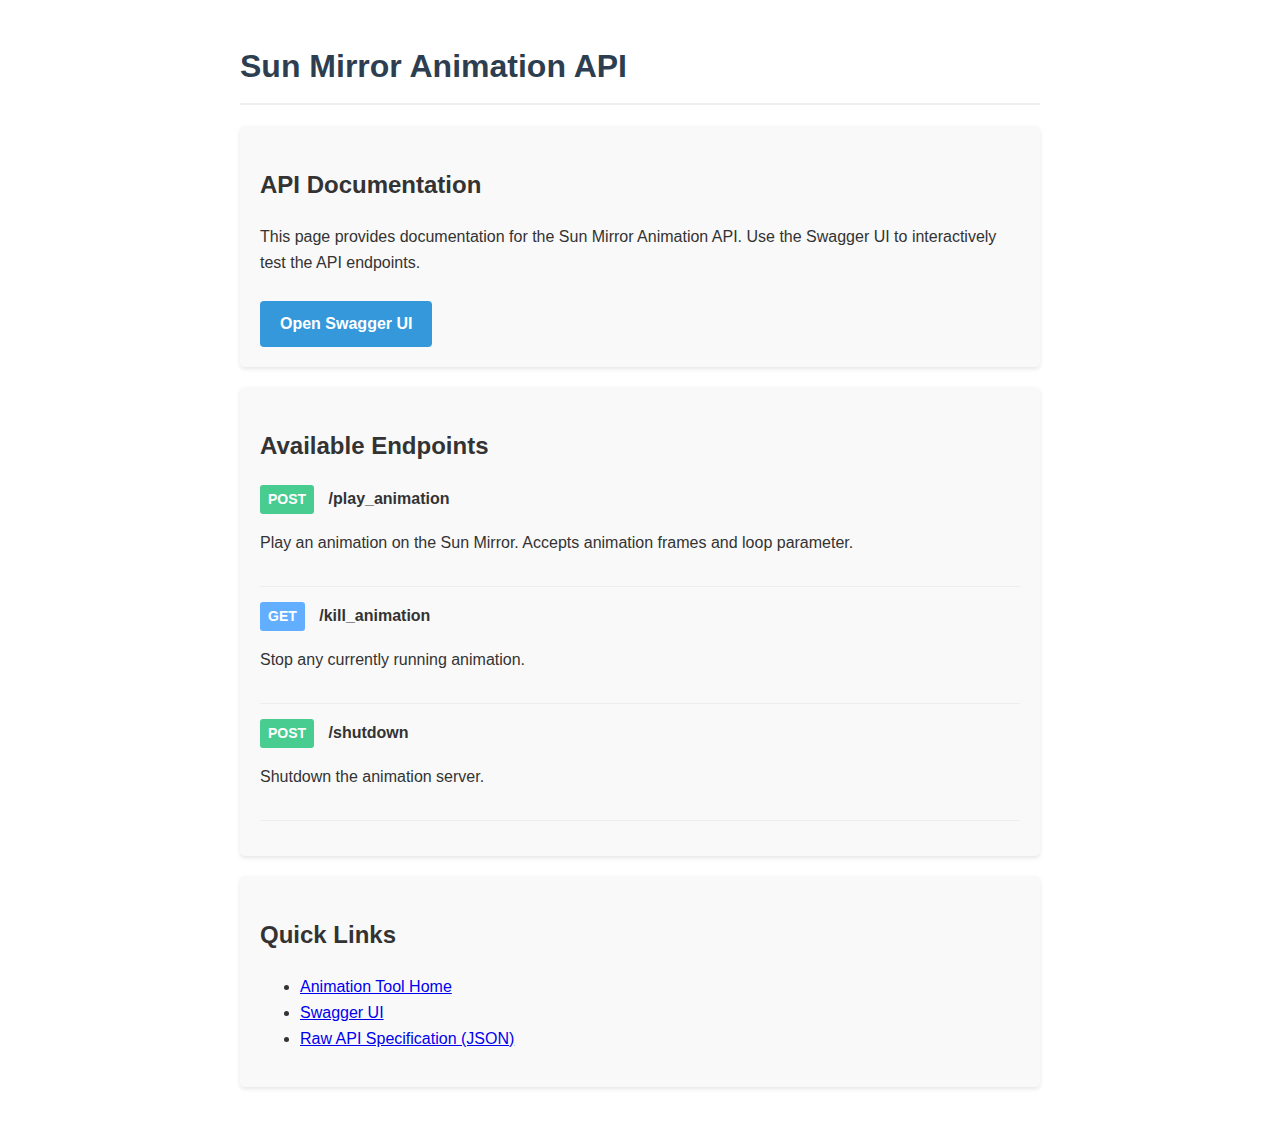
<file: animation-tool/api-docs.html>
<!DOCTYPE html>
<html lang="en">
<head>
    <meta charset="UTF-8">
    <meta name="viewport" content="width=device-width, initial-scale=1.0">
    <title>Sun Mirror API Documentation</title>
    <style>
        body {
            font-family: Arial, sans-serif;
            line-height: 1.6;
            margin: 0;
            padding: 20px;
            color: #333;
            max-width: 800px;
            margin: 0 auto;
        }
        h1 {
            color: #2c3e50;
            border-bottom: 2px solid #eee;
            padding-bottom: 10px;
        }
        .card {
            background: #f9f9f9;
            border-radius: 5px;
            padding: 20px;
            margin-bottom: 20px;
            box-shadow: 0 2px 4px rgba(0,0,0,0.1);
        }
        .btn {
            display: inline-block;
            background: #3498db;
            color: white;
            padding: 10px 20px;
            text-decoration: none;
            border-radius: 4px;
            font-weight: bold;
            margin-top: 10px;
        }
        .btn:hover {
            background: #2980b9;
        }
        .endpoint {
            margin-bottom: 15px;
            padding-bottom: 15px;
            border-bottom: 1px solid #eee;
        }
        .method {
            display: inline-block;
            padding: 3px 8px;
            border-radius: 3px;
            font-size: 14px;
            font-weight: bold;
            margin-right: 10px;
        }
        .get {
            background-color: #61affe;
            color: white;
        }
        .post {
            background-color: #49cc90;
            color: white;
        }
    </style>
</head>
<body>
    <h1>Sun Mirror Animation API</h1>
    
    <div class="card">
        <h2>API Documentation</h2>
        <p>This page provides documentation for the Sun Mirror Animation API. Use the Swagger UI to interactively test the API endpoints.</p>
        <a href="/swagger-ui.html" class="btn">Open Swagger UI</a>
    </div>
    
    <div class="card">
        <h2>Available Endpoints</h2>
        
        <div class="endpoint">
            <span class="method post">POST</span>
            <strong>/play_animation</strong>
            <p>Play an animation on the Sun Mirror. Accepts animation frames and loop parameter.</p>
        </div>
        
        <div class="endpoint">
            <span class="method get">GET</span>
            <strong>/kill_animation</strong>
            <p>Stop any currently running animation.</p>
        </div>
        
        <div class="endpoint">
            <span class="method post">POST</span>
            <strong>/shutdown</strong>
            <p>Shutdown the animation server.</p>
        </div>
    </div>
    
    <div class="card">
        <h2>Quick Links</h2>
        <ul>
            <li><a href="/">Animation Tool Home</a></li>
            <li><a href="/swagger-ui.html">Swagger UI</a></li>
            <li><a href="/swagger.json">Raw API Specification (JSON)</a></li>
        </ul>
    </div>
</body>
</html>
</file>
